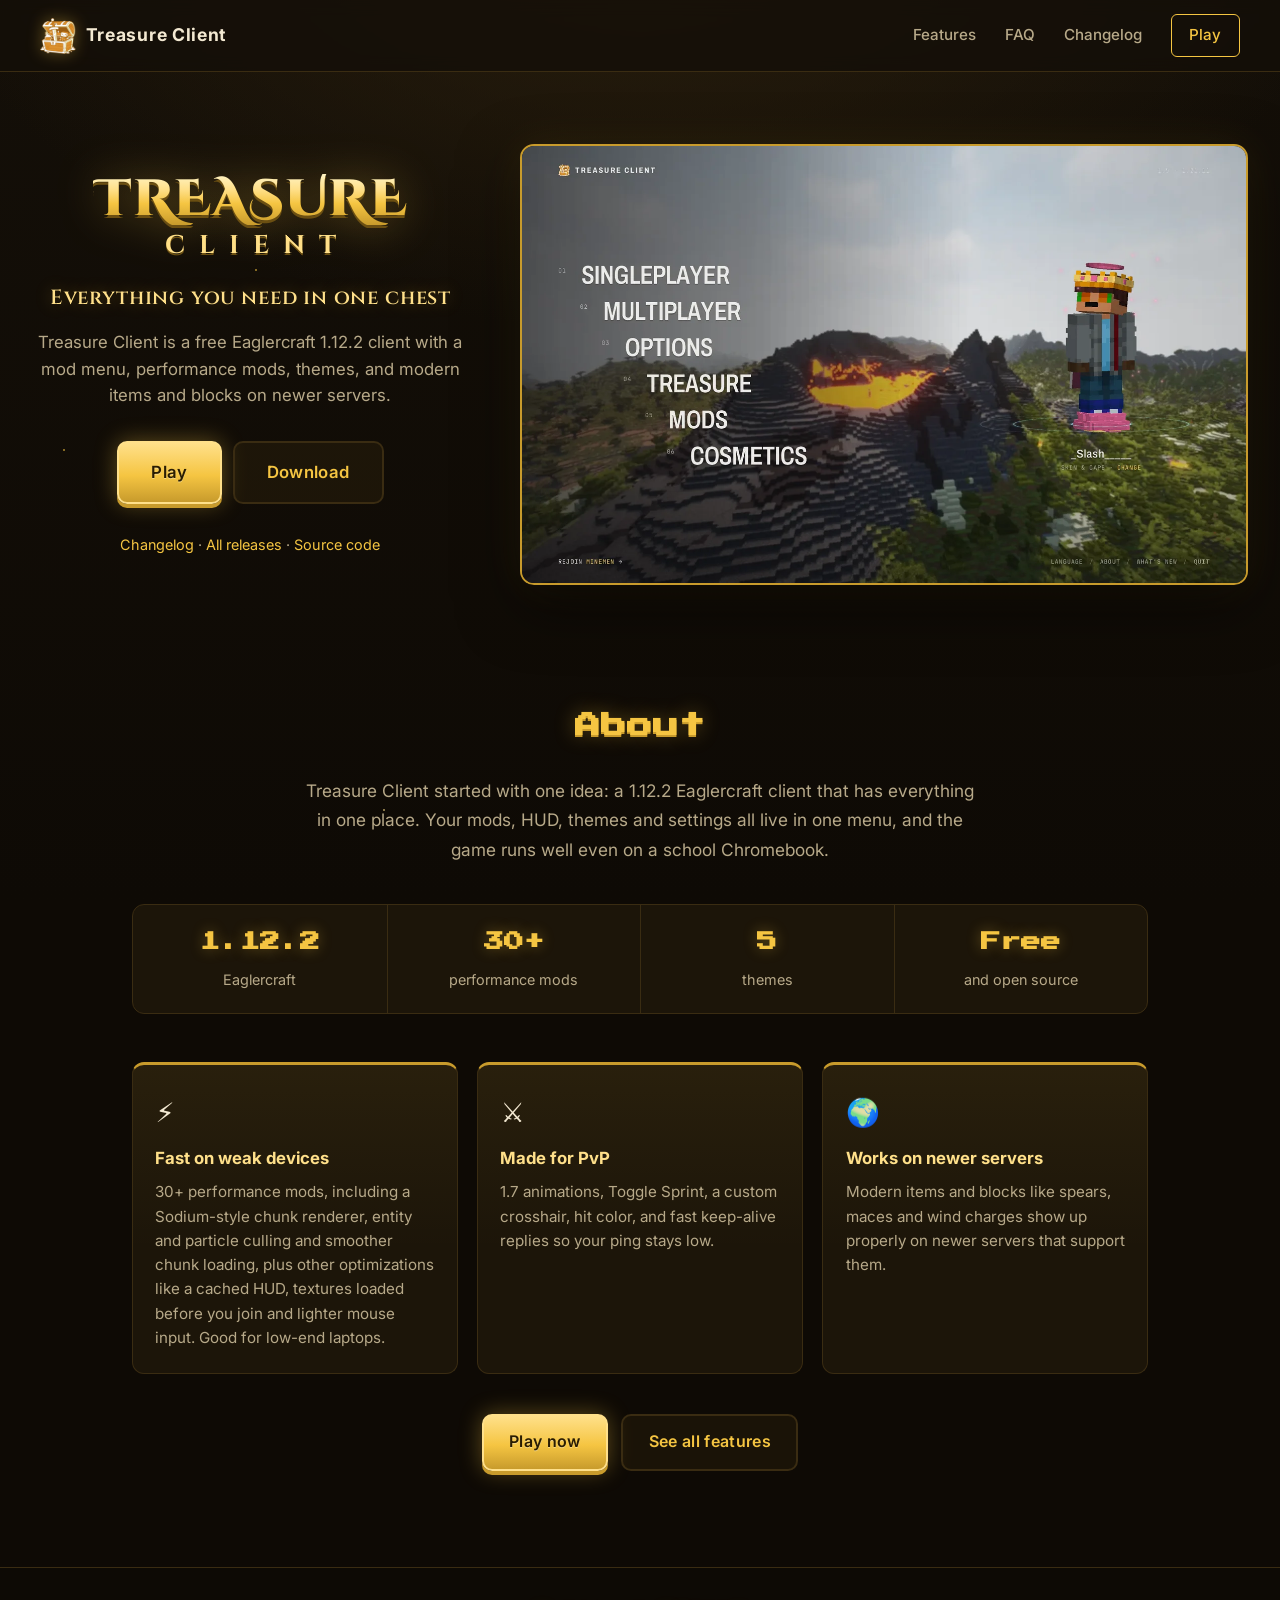
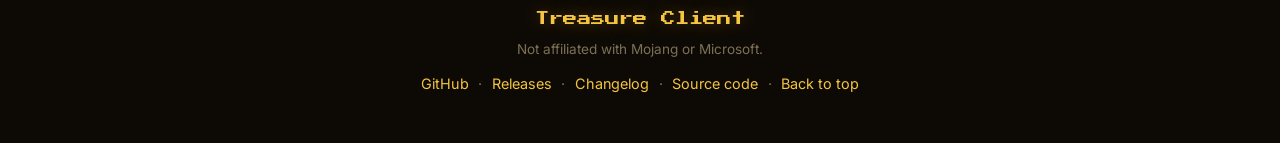
<file: index.html>
<!DOCTYPE html>
<html lang="en">
<head>
    <meta charset="UTF-8">
    <meta name="viewport" content="width=device-width, initial-scale=1.0">
    <title>Treasure Client · Eaglercraft 1.12.2 Client</title>
    <meta name="description" content="Treasure Client is a free Eaglercraft 1.12.2 client: everything you need in one chest. Mod menu, performance mods, themes, and modern items and blocks on newer servers. Play Treasure Client in your browser or download it.">
    <meta name="keywords" content="Treasure Client, Treasure Client Eaglercraft, Eaglercraft client, Eaglercraft 1.12.2, Eaglercraft 1.12 client, Eaglercraft mod menu">
    <meta name="robots" content="index, follow">
    <link rel="canonical" href="https://treasureclient.github.io/">

    <meta property="og:site_name" content="Treasure Client">
    <meta property="og:title" content="Treasure Client · Eaglercraft 1.12.2 Client">
    <meta property="og:description" content="Everything you need in one chest. A free Eaglercraft 1.12.2 client with a mod menu, performance mods, themes, and modern items and blocks on newer servers.">
    <meta property="og:type" content="website">
    <meta property="og:url" content="https://treasureclient.github.io/">
    <meta property="og:image" content="https://treasureclient.github.io/images/main-menu-1.5.jpg">
    <meta name="twitter:card" content="summary_large_image">
    <meta name="theme-color" content="#140f08">

    <script type="application/ld+json">
    {
        "@context": "https://schema.org",
        "@graph": [
            {
                "@type": "WebSite",
                "name": "Treasure Client",
                "alternateName": ["Treasure Client Eaglercraft", "Treasure Client 1.12"],
                "url": "https://treasureclient.github.io/"
            },
            {
                "@type": "SoftwareApplication",
                "name": "Treasure Client",
                "alternateName": "Treasure Client Eaglercraft",
                "description": "A free Eaglercraft 1.12.2 client with a mod menu, performance mods, themes, and modern items and blocks on newer servers.",
                "applicationCategory": "GameApplication",
                "operatingSystem": "Web browser",
                "url": "https://treasureclient.github.io/",
                "image": "https://treasureclient.github.io/images/main-menu-1.5.jpg",
                "offers": { "@type": "Offer", "price": "0", "priceCurrency": "USD" }
            }
        ]
    }
    </script>

    <link rel="icon" href="favicon.ico" sizes="any">
    <link rel="icon" type="image/png" sizes="32x32" href="images/favicon-32.png">
    <link rel="icon" type="image/png" sizes="192x192" href="images/favicon-192.png">
    <link rel="apple-touch-icon" href="images/apple-touch-icon.png">

    <link rel="preconnect" href="https://fonts.googleapis.com">
    <link rel="preconnect" href="https://fonts.gstatic.com" crossorigin>
    <link href="https://fonts.googleapis.com/css2?family=Press+Start+2P&family=Cinzel:wght@600;700&family=Cinzel+Decorative:wght@900&family=Inter:wght@400;500;600;700&display=swap" rel="stylesheet">
    <link rel="stylesheet" href="style.css">
</head>
<body>
    <div class="starfield" aria-hidden="true"></div>

    <header class="nav">
        <a href="./" class="nav__brand">
            <img class="nav__brand-mark" src="images/logo.png" width="92" height="92" alt="">
            <span class="nav__brand-text">Treasure Client</span>
        </a>
        <nav class="nav__links" aria-label="Primary">
            <a href="features.html">Features</a>
            <a href="faq.html">FAQ</a>
            <a href="changelog.html">Changelog</a>
            <a class="nav__cta" href="play.html">Play</a>
        </nav>
    </header>

    <main id="top">
        <section class="hero">
            <div class="hero__text">
                <h1 class="hero__logo">
                    <span class="hero__logo-main">TREASURE</span>
                    <span class="hero__logo-sub">CLIENT</span>
                </h1>
                <p class="hero__tagline">Everything you need in one chest</p>
                <p class="hero__lead">
                    Treasure Client is a free Eaglercraft 1.12.2 client with a mod menu,
                    performance mods, themes, and modern items and blocks on newer servers.
                </p>

                <div class="get">
                    <div class="get__buttons">
                        <a class="btn btn--primary btn--lg" href="play.html">Play</a>
                        <a class="btn btn--ghost btn--lg" href="play.html#download">Download</a>
                    </div>
                </div>

                <p class="get__note">
                    <a href="changelog.html">Changelog</a> ·
                    <a href="https://github.com/TreasureClient/treasureclient.github.io/releases" target="_blank" rel="noopener">All releases</a> ·
                    <a href="https://github.com/TreasureClient/Treasure-Client-src" target="_blank" rel="noopener">Source code</a>
                </p>
            </div>

            <div class="hero__shot">
                <figure class="shot__frame" id="shot">
                    <picture>
                        <source srcset="images/main-menu-1.5.webp" type="image/webp">
                        <img src="images/main-menu-1.5.jpg" width="1440" height="870" alt="Treasure Client 1.5 main menu">
                    </picture>
                    <span class="shot__shine" aria-hidden="true"></span>
                </figure>
            </div>
        </section>

        <section class="about" id="about">
            <h2 class="section-title">About</h2>
            <p class="about__lead">
                Treasure Client started with one idea: a 1.12.2 Eaglercraft client that has everything
                in one place. Your mods, HUD, themes and settings all live in one menu, and the game runs
                well even on a school Chromebook.
            </p>

            <ul class="about__stats">
                <li><strong>1.12.2</strong><span>Eaglercraft</span></li>
                <li><strong>30+</strong><span>performance mods</span></li>
                <li><strong>5</strong><span>themes</span></li>
                <li><strong>Free</strong><span>and open source</span></li>
            </ul>

            <div class="about__grid">
                <article class="about__item">
                    <span class="about__icon" aria-hidden="true">&#9889;</span>
                    <h3>Fast on weak devices</h3>
                    <p>30+ performance mods, including a Sodium-style chunk renderer, entity and particle culling and smoother chunk loading, plus other optimizations like a cached HUD, textures loaded before you join and lighter mouse input. Good for low-end laptops.</p>
                </article>
                <article class="about__item">
                    <span class="about__icon" aria-hidden="true">&#9876;</span>
                    <h3>Made for PvP</h3>
                    <p>1.7 animations, Toggle Sprint, a custom crosshair, hit color, and fast keep-alive replies so your ping stays low.</p>
                </article>
                <article class="about__item">
                    <span class="about__icon" aria-hidden="true">&#127757;</span>
                    <h3>Works on newer servers</h3>
                    <p>Modern items and blocks like spears, maces and wind charges show up properly on newer servers that support them.</p>
                </article>
            </div>

            <div class="about__cta">
                <a class="btn btn--primary" href="play.html">Play now</a>
                <a class="btn btn--ghost" href="features.html">See all features</a>
            </div>
        </section>
    </main>

    <footer class="footer">
        <p class="footer__brand">Treasure Client</p>
        <p class="footer__note">Not affiliated with Mojang or Microsoft.</p>
        <p class="footer__links">
            <a href="https://github.com/TreasureClient/treasureclient.github.io" target="_blank" rel="noopener">GitHub</a>
            <span>·</span>
            <a href="https://github.com/TreasureClient/treasureclient.github.io/releases" target="_blank" rel="noopener">Releases</a>
            <span>·</span>
            <a href="changelog.html">Changelog</a>
            <span>·</span>
            <a href="https://github.com/TreasureClient/Treasure-Client-src" target="_blank" rel="noopener">Source code</a>
            <span>·</span>
            <a href="#top">Back to top</a>
        </p>
    </footer>

    <script>
        // Screenshot hover: tilts toward the mouse, lifts and glows.
        (function () {
            var shot = document.getElementById('shot');
            if (!shot || !window.matchMedia('(hover: hover) and (prefers-reduced-motion: no-preference)').matches) return;
            shot.addEventListener('mousemove', function (e) {
                var r = shot.getBoundingClientRect();
                var x = (e.clientX - r.left) / r.width - 0.5;
                var y = (e.clientY - r.top) / r.height - 0.5;
                shot.style.setProperty('--rx', (-y * 8).toFixed(2) + 'deg');
                shot.style.setProperty('--ry', (x * 10).toFixed(2) + 'deg');
                shot.style.setProperty('--mx', ((x + 0.5) * 100).toFixed(1) + '%');
                shot.style.setProperty('--my', ((y + 0.5) * 100).toFixed(1) + '%');
            });
            shot.addEventListener('mouseleave', function () {
                shot.style.setProperty('--rx', '0deg');
                shot.style.setProperty('--ry', '0deg');
            });
        })();
    </script>
</body>
</html>
</file>
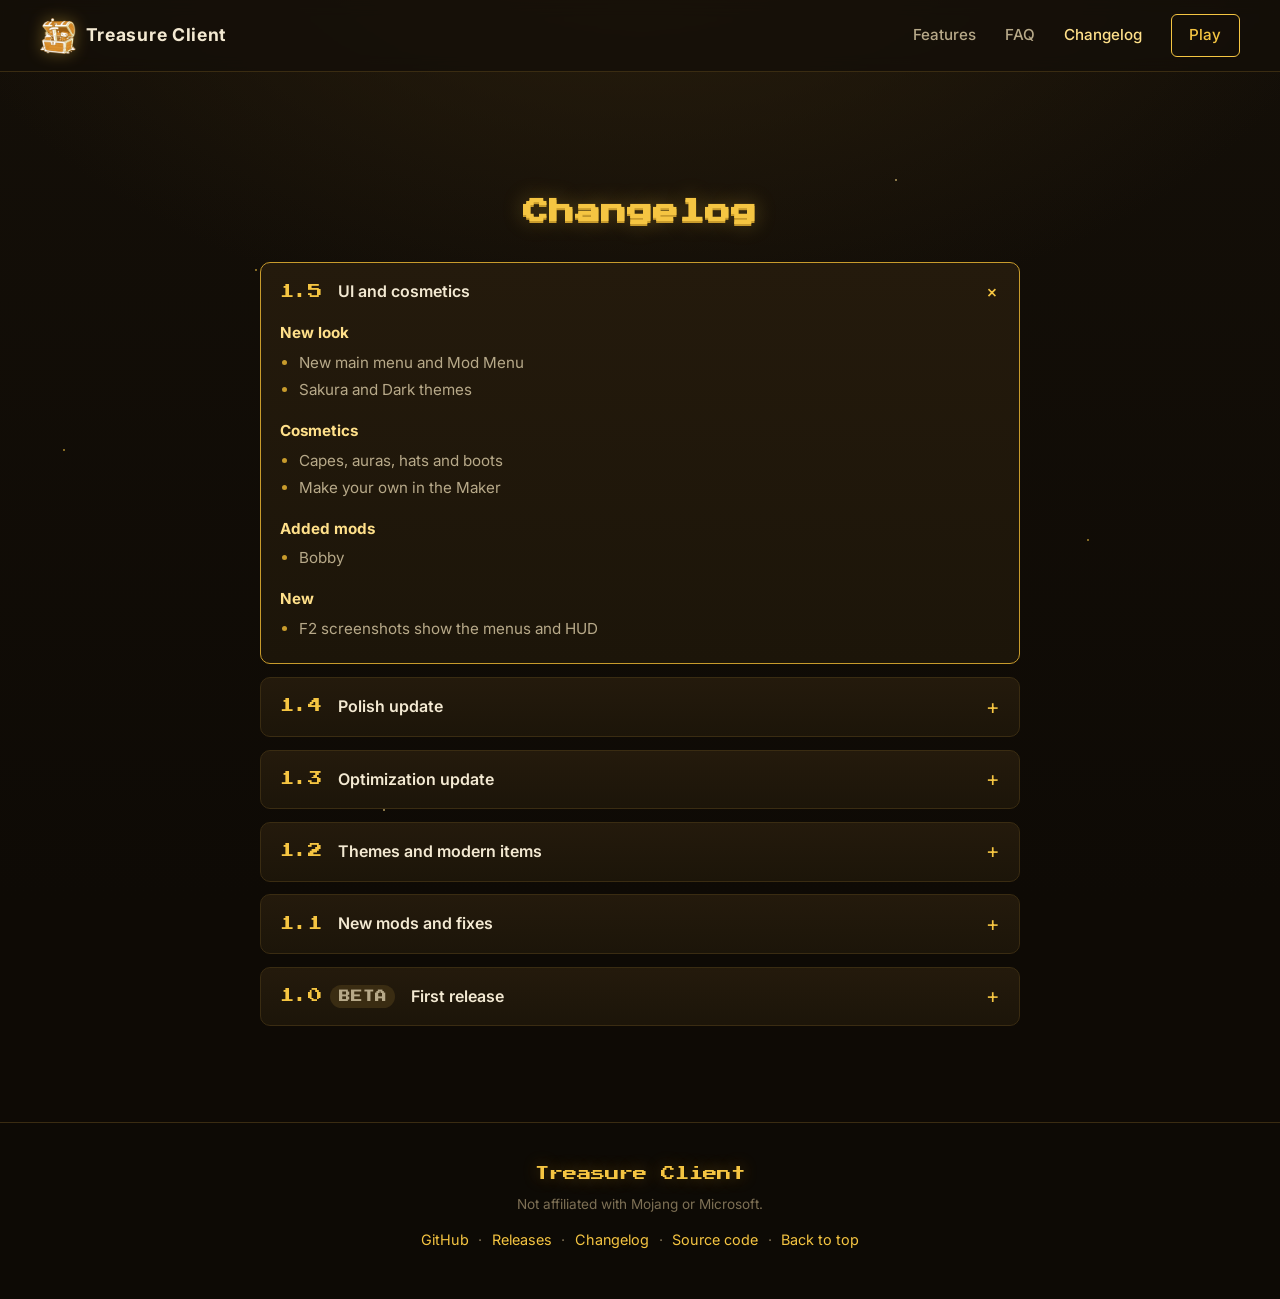
<file: changelog.html>
<!DOCTYPE html>
<html lang="en">
<head>
    <meta charset="UTF-8">
    <meta name="viewport" content="width=device-width, initial-scale=1.0">
    <title>Changelog · Treasure Client</title>
    <meta name="description" content="Every Treasure Client update: new mods, performance improvements and fixes for each version.">
    <meta name="robots" content="index, follow">
    <link rel="canonical" href="https://treasureclient.github.io/changelog.html">

    <meta property="og:site_name" content="Treasure Client">
    <meta property="og:title" content="Changelog · Treasure Client">
    <meta property="og:description" content="Every Treasure Client update: new mods, performance improvements and fixes for each version.">
    <meta property="og:type" content="website">
    <meta property="og:url" content="https://treasureclient.github.io/changelog.html">
    <meta property="og:image" content="https://treasureclient.github.io/images/main-menu-1.5.jpg">
    <meta name="twitter:card" content="summary_large_image">
    <meta name="theme-color" content="#140f08">


    <link rel="icon" href="favicon.ico" sizes="any">
    <link rel="icon" type="image/png" sizes="32x32" href="images/favicon-32.png">
    <link rel="icon" type="image/png" sizes="192x192" href="images/favicon-192.png">
    <link rel="apple-touch-icon" href="images/apple-touch-icon.png">

    <link rel="preconnect" href="https://fonts.googleapis.com">
    <link rel="preconnect" href="https://fonts.gstatic.com" crossorigin>
    <link href="https://fonts.googleapis.com/css2?family=Press+Start+2P&family=Cinzel:wght@600;700&family=Cinzel+Decorative:wght@900&family=Inter:wght@400;500;600;700&display=swap" rel="stylesheet">
    <link rel="stylesheet" href="style.css">
</head>
<body>
    <div class="starfield" aria-hidden="true"></div>

    <header class="nav">
        <a href="./" class="nav__brand">
            <img class="nav__brand-mark" src="images/logo.png" width="92" height="92" alt="">
            <span class="nav__brand-text">Treasure Client</span>
        </a>
        <nav class="nav__links" aria-label="Primary">
            <a href="features.html">Features</a>
            <a href="faq.html">FAQ</a>
            <a href="changelog.html" aria-current="page">Changelog</a>
            <a class="nav__cta" href="play.html">Play</a>
        </nav>
    </header>

    <main id="top" class="page">
        <section class="changelog" id="changelog">
            <h2 class="section-title">Changelog</h2>
            <div class="changelog__list">
                <details class="change" open>
                    <summary><span class="change__ver">1.5</span><span class="change__name">UI and cosmetics</span></summary>
                    <div class="change__body">
                        <h4>New look</h4>
                        <ul>
                            <li>New main menu and Mod Menu</li>
                            <li>Sakura and Dark themes</li>
                        </ul>
                        <h4>Cosmetics</h4>
                        <ul>
                            <li>Capes, auras, hats and boots</li>
                            <li>Make your own in the Maker</li>
                        </ul>
                        <h4>Added mods</h4>
                        <ul>
                            <li>Bobby</li>
                        </ul>
                        <h4>New</h4>
                        <ul>
                            <li>F2 screenshots show the menus and HUD</li>
                        </ul>
                    </div>
                </details>
                <details class="change">
                    <summary><span class="change__ver">1.4</span><span class="change__name">Polish update</span></summary>
                    <div class="change__body">
                        <h4>Added mods</h4>
                        <ul>
                            <li>Reach Display</li>
                            <li>Combo Counter</li>
                            <li>Item Counter</li>
                            <li>Block Outline</li>
                            <li>Scoreboard settings</li>
                            <li>Auto Login</li>
                        </ul>
                        <h4>New</h4>
                        <ul>
                            <li>New loading screen</li>
                            <li>Profiles (switch between alts)</li>
                            <li>Join Java Edition servers with <code>java://</code></li>
                        </ul>
                        <h4>Fixed</h4>
                        <ul>
                            <li>Crafting with modern wood on servers</li>
                            <li>View jumping after closing a menu</li>
                            <li>Right Shift typing capital letters in chat</li>
                        </ul>
                    </div>
                </details>
                <details class="change">
                    <summary><span class="change__ver">1.3</span><span class="change__name">Optimization update</span></summary>
                    <div class="change__body">
                        <h4>Performance</h4>
                        <ul>
                            <li>Performance modpack (on by default)</li>
                            <li>Celeritas (Sodium-style) chunk renderer</li>
                            <li>Entity Culling, Particle Culling, ImmediatelyFast, Lithium, FerriteCore and more</li>
                            <li>Smoother chunk loading</li>
                            <li>Sounds and music load in the background</li>
                            <li>Less freezing when joining a server</li>
                        </ul>
                        <h4>Added mods</h4>
                        <ul>
                            <li>Treasure Animations</li>
                            <li>Treasure Particles</li>
                            <li>1.7 Animations</li>
                            <li>Elytra Fix</li>
                            <li>Tier Tagger</li>
                            <li>Clear Water</li>
                            <li>Saturation Display</li>
                            <li>Hit Color</li>
                            <li>Offhand Swap (press F in your inventory)</li>
                        </ul>
                        <h4>Mod menu redesign</h4>
                        <ul>
                            <li>Mod tiles with icons</li>
                            <li>Right Shift screen to move your HUD</li>
                            <li>Sodium-style Video Settings</li>
                            <li>New Mods screen</li>
                        </ul>
                        <h4>Fixed</h4>
                        <ul>
                            <li>Eating getting stuck</li>
                            <li>Bows and eating on modern servers</li>
                            <li>Explosion knockback</li>
                            <li>Screen jumping when moving the mouse</li>
                            <li>Totem animation in the wrong place</li>
                            <li>Lag building up in Duels and other minigames</li>
                        </ul>
                    </div>
                </details>
                <details class="change">
                    <summary><span class="change__ver">1.2</span><span class="change__name">Themes and modern items</span></summary>
                    <div class="change__body">
                        <h4>Added mods</h4>
                        <ul>
                            <li>Low Fire</li>
                            <li>Low Shield</li>
                            <li>Small Totem</li>
                            <li>Password Hider</li>
                            <li>ViaVersion</li>
                        </ul>
                        <h4>Mod menu redesign</h4>
                        <ul>
                            <li>New side tabs (Modules, HUD Editor, Themes)</li>
                            <li>New Treasure Client logo</li>
                            <li>Themes: Treasure, Frost, Tropical, Terracotta and Forest</li>
                            <li>Theme backgrounds on the main menu and other menus</li>
                        </ul>
                        <h4>ViaVersion</h4>
                        <ul>
                            <li>Modern blocks and items show up on newer servers</li>
                            <li>Modern items (wind charge, mace, spears, copper and more)</li>
                            <li>Old block and item textures updated to the new ones</li>
                            <li>New potion colors</li>
                            <li>Spears work on newer servers (jab and charge)</li>
                        </ul>
                        <h4>Fixed</h4>
                        <ul>
                            <li>Mod menu scrolling with the mouse wheel</li>
                            <li>Pink potion textures</li>
                            <li>Mods turn on with one click now</li>
                            <li>Netherite armor not showing when worn</li>
                        </ul>
                    </div>
                </details>
                <details class="change">
                    <summary><span class="change__ver">1.1</span><span class="change__name">New mods and fixes</span></summary>
                    <div class="change__body">
                        <h4>Added mods</h4>
                        <ul>
                            <li>No Hurt Cam</li>
                            <li>TNT Timer</li>
                            <li>Smooth Zoom</li>
                        </ul>
                        <h4>Mod menu redesign</h4>
                        <ul>
                            <li>Settings boxes for each mod</li>
                            <li>Reorganized tabs</li>
                        </ul>
                        <h4>Fixed</h4>
                        <ul>
                            <li>Mod menu search</li>
                            <li>Toggle Sprint</li>
                            <li>Toggle Sneak</li>
                            <li>Mods no longer work while turned off</li>
                        </ul>
                    </div>
                </details>
                <details class="change">
                    <summary><span class="change__ver">1.0 <span class="badge badge--dim">Beta</span></span><span class="change__name">First release</span></summary>
                    <div class="change__body">
                        <ul>
                            <li>First version of Treasure Client</li>
                            <li>The JS version is very laggy, so use WASM if you can</li>
                        </ul>
                    </div>
                </details>
            </div>
        </section>

    </main>

    <footer class="footer">
        <p class="footer__brand">Treasure Client</p>
        <p class="footer__note">Not affiliated with Mojang or Microsoft.</p>
        <p class="footer__links">
            <a href="https://github.com/TreasureClient/treasureclient.github.io" target="_blank" rel="noopener">GitHub</a>
            <span>·</span>
            <a href="https://github.com/TreasureClient/treasureclient.github.io/releases" target="_blank" rel="noopener">Releases</a>
            <span>·</span>
            <a href="changelog.html">Changelog</a>
            <span>·</span>
            <a href="https://github.com/TreasureClient/Treasure-Client-src" target="_blank" rel="noopener">Source code</a>
            <span>·</span>
            <a href="#top">Back to top</a>
        </p>
    </footer>

</body>
</html>
</file>
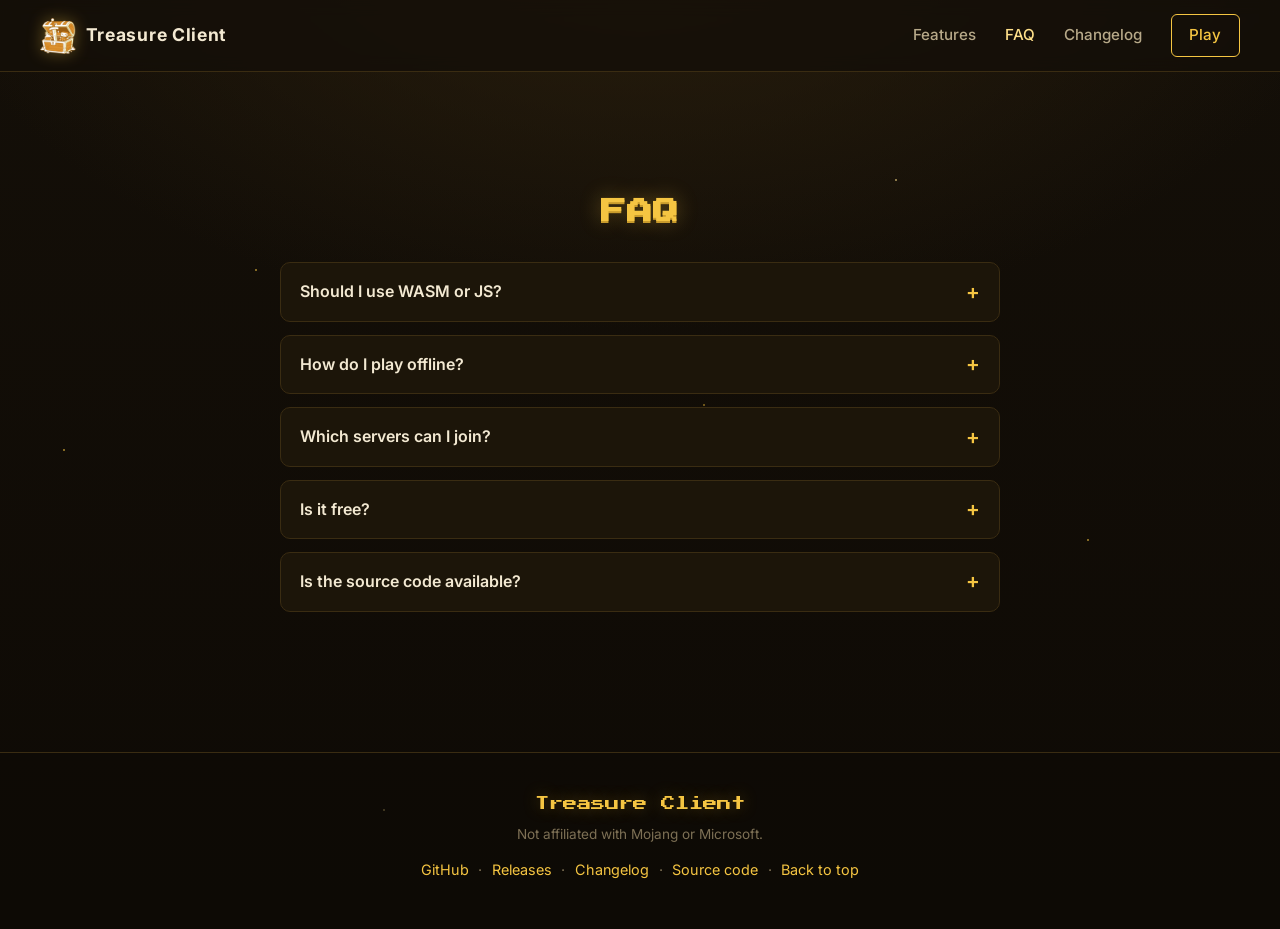
<file: faq.html>
<!DOCTYPE html>
<html lang="en">
<head>
    <meta charset="UTF-8">
    <meta name="viewport" content="width=device-width, initial-scale=1.0">
    <title>FAQ · Treasure Client</title>
    <meta name="description" content="Answers to common questions about Treasure Client: WASM vs JS, playing offline, which servers work, and more.">
    <meta name="robots" content="index, follow">
    <link rel="canonical" href="https://treasureclient.github.io/faq.html">

    <meta property="og:site_name" content="Treasure Client">
    <meta property="og:title" content="FAQ · Treasure Client">
    <meta property="og:description" content="Answers to common questions about Treasure Client: WASM vs JS, playing offline, which servers work, and more.">
    <meta property="og:type" content="website">
    <meta property="og:url" content="https://treasureclient.github.io/faq.html">
    <meta property="og:image" content="https://treasureclient.github.io/images/main-menu-1.5.jpg">
    <meta name="twitter:card" content="summary_large_image">
    <meta name="theme-color" content="#140f08">


    <link rel="icon" href="favicon.ico" sizes="any">
    <link rel="icon" type="image/png" sizes="32x32" href="images/favicon-32.png">
    <link rel="icon" type="image/png" sizes="192x192" href="images/favicon-192.png">
    <link rel="apple-touch-icon" href="images/apple-touch-icon.png">

    <link rel="preconnect" href="https://fonts.googleapis.com">
    <link rel="preconnect" href="https://fonts.gstatic.com" crossorigin>
    <link href="https://fonts.googleapis.com/css2?family=Press+Start+2P&family=Cinzel:wght@600;700&family=Cinzel+Decorative:wght@900&family=Inter:wght@400;500;600;700&display=swap" rel="stylesheet">
    <link rel="stylesheet" href="style.css">
</head>
<body>
    <div class="starfield" aria-hidden="true"></div>

    <header class="nav">
        <a href="./" class="nav__brand">
            <img class="nav__brand-mark" src="images/logo.png" width="92" height="92" alt="">
            <span class="nav__brand-text">Treasure Client</span>
        </a>
        <nav class="nav__links" aria-label="Primary">
            <a href="features.html">Features</a>
            <a href="faq.html" aria-current="page">FAQ</a>
            <a href="changelog.html">Changelog</a>
            <a class="nav__cta" href="play.html">Play</a>
        </nav>
    </header>

    <main id="top" class="page">
        <section class="faq" id="faq">
            <h2 class="section-title">FAQ</h2>
            <div class="faq__list">
                <details class="faq__item">
                    <summary>Should I use WASM or JS?</summary>
                    <p>Use WASM. It runs a lot faster. The JS version is there for older browsers and devices where WASM doesn't load.</p>
                </details>
                <details class="faq__item">
                    <summary>How do I play offline?</summary>
                    <p>Download the WASM or JS file from the <a href="play.html#download">Download</a> section and open it in your browser. You don't need an internet connection for singleplayer.</p>
                </details>
                <details class="faq__item">
                    <summary>Which servers can I join?</summary>
                    <p>Any Eaglercraft 1.12 server. Modern items, blocks and spears show up on newer servers that support them.</p>
                </details>
                <details class="faq__item">
                    <summary>Is it free?</summary>
                    <p>Yes. No account or payment needed.</p>
                </details>
                <details class="faq__item">
                    <summary>Is the source code available?</summary>
                    <p>Yes. The full source is on GitHub: <a href="https://github.com/TreasureClient/Treasure-Client-src" target="_blank" rel="noopener">Treasure-Client-src</a>. The <code>WASM</code> branch has the WASM version and the <code>JS</code> branch has the JS version.</p>
                </details>
            </div>
        </section>

    </main>

    <footer class="footer">
        <p class="footer__brand">Treasure Client</p>
        <p class="footer__note">Not affiliated with Mojang or Microsoft.</p>
        <p class="footer__links">
            <a href="https://github.com/TreasureClient/treasureclient.github.io" target="_blank" rel="noopener">GitHub</a>
            <span>·</span>
            <a href="https://github.com/TreasureClient/treasureclient.github.io/releases" target="_blank" rel="noopener">Releases</a>
            <span>·</span>
            <a href="changelog.html">Changelog</a>
            <span>·</span>
            <a href="https://github.com/TreasureClient/Treasure-Client-src" target="_blank" rel="noopener">Source code</a>
            <span>·</span>
            <a href="#top">Back to top</a>
        </p>
    </footer>

</body>
</html>
</file>
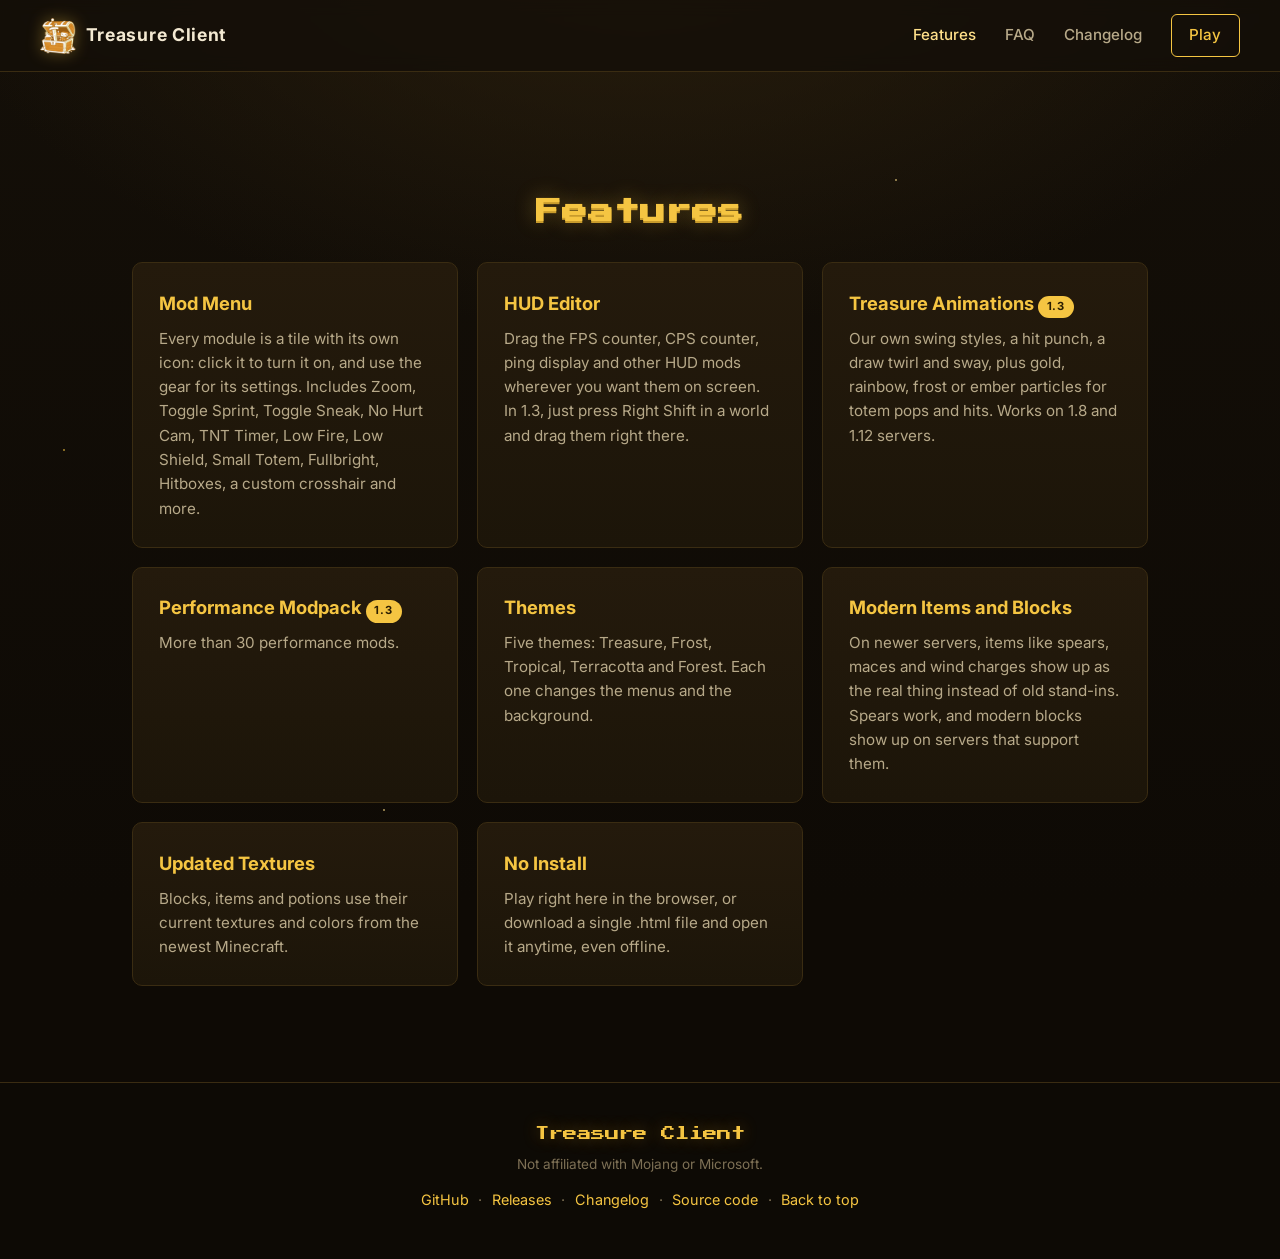
<file: features.html>
<!DOCTYPE html>
<html lang="en">
<head>
    <meta charset="UTF-8">
    <meta name="viewport" content="width=device-width, initial-scale=1.0">
    <title>Features · Treasure Client</title>
    <meta name="description" content="Treasure Client features: mod menu, HUD editor, themes, performance mods, and modern items and blocks on newer Eaglercraft servers.">
    <meta name="robots" content="index, follow">
    <link rel="canonical" href="https://treasureclient.github.io/features.html">

    <meta property="og:site_name" content="Treasure Client">
    <meta property="og:title" content="Features · Treasure Client">
    <meta property="og:description" content="Treasure Client features: mod menu, HUD editor, themes, performance mods, and modern items and blocks on newer Eaglercraft servers.">
    <meta property="og:type" content="website">
    <meta property="og:url" content="https://treasureclient.github.io/features.html">
    <meta property="og:image" content="https://treasureclient.github.io/images/main-menu-1.5.jpg">
    <meta name="twitter:card" content="summary_large_image">
    <meta name="theme-color" content="#140f08">


    <link rel="icon" href="favicon.ico" sizes="any">
    <link rel="icon" type="image/png" sizes="32x32" href="images/favicon-32.png">
    <link rel="icon" type="image/png" sizes="192x192" href="images/favicon-192.png">
    <link rel="apple-touch-icon" href="images/apple-touch-icon.png">

    <link rel="preconnect" href="https://fonts.googleapis.com">
    <link rel="preconnect" href="https://fonts.gstatic.com" crossorigin>
    <link href="https://fonts.googleapis.com/css2?family=Press+Start+2P&family=Cinzel:wght@600;700&family=Cinzel+Decorative:wght@900&family=Inter:wght@400;500;600;700&display=swap" rel="stylesheet">
    <link rel="stylesheet" href="style.css">
</head>
<body>
    <div class="starfield" aria-hidden="true"></div>

    <header class="nav">
        <a href="./" class="nav__brand">
            <img class="nav__brand-mark" src="images/logo.png" width="92" height="92" alt="">
            <span class="nav__brand-text">Treasure Client</span>
        </a>
        <nav class="nav__links" aria-label="Primary">
            <a href="features.html" aria-current="page">Features</a>
            <a href="faq.html">FAQ</a>
            <a href="changelog.html">Changelog</a>
            <a class="nav__cta" href="play.html">Play</a>
        </nav>
    </header>

    <main id="top" class="page">
        <section class="features" id="features">
            <h2 class="section-title">Features</h2>

            <div class="feature-grid">
                <article class="feature-card">
                    <h3>Mod Menu</h3>
                    <p>Every module is a tile with its own icon: click it to turn it on, and use the gear for its settings. Includes Zoom, Toggle Sprint, Toggle Sneak, No Hurt Cam, TNT Timer, Low Fire, Low Shield, Small Totem, Fullbright, Hitboxes, a custom crosshair and more.</p>
                </article>
                <article class="feature-card">
                    <h3>HUD Editor</h3>
                    <p>Drag the FPS counter, CPS counter, ping display and other HUD mods wherever you want them on screen. In 1.3, just press Right Shift in a world and drag them right there.</p>
                </article>
                <article class="feature-card">
                    <h3>Treasure Animations <span class="badge">1.3</span></h3>
                    <p>Our own swing styles, a hit punch, a draw twirl and sway, plus gold, rainbow, frost or ember particles for totem pops and hits. Works on 1.8 and 1.12 servers.</p>
                </article>
                <article class="feature-card">
                    <h3>Performance Modpack <span class="badge">1.3</span></h3>
                    <p>More than 30 performance mods.</p>
                </article>
                <article class="feature-card">
                    <h3>Themes</h3>
                    <p>Five themes: Treasure, Frost, Tropical, Terracotta and Forest. Each one changes the menus and the background.</p>
                </article>
                <article class="feature-card">
                    <h3>Modern Items and Blocks</h3>
                    <p>On newer servers, items like spears, maces and wind charges show up as the real thing instead of old stand-ins. Spears work, and modern blocks show up on servers that support them.</p>
                </article>
                <article class="feature-card">
                    <h3>Updated Textures</h3>
                    <p>Blocks, items and potions use their current textures and colors from the newest Minecraft.</p>
                </article>
                <article class="feature-card">
                    <h3>No Install</h3>
                    <p>Play right here in the browser, or download a single .html file and open it anytime, even offline.</p>
                </article>
            </div>
        </section>

    </main>

    <footer class="footer">
        <p class="footer__brand">Treasure Client</p>
        <p class="footer__note">Not affiliated with Mojang or Microsoft.</p>
        <p class="footer__links">
            <a href="https://github.com/TreasureClient/treasureclient.github.io" target="_blank" rel="noopener">GitHub</a>
            <span>·</span>
            <a href="https://github.com/TreasureClient/treasureclient.github.io/releases" target="_blank" rel="noopener">Releases</a>
            <span>·</span>
            <a href="changelog.html">Changelog</a>
            <span>·</span>
            <a href="https://github.com/TreasureClient/Treasure-Client-src" target="_blank" rel="noopener">Source code</a>
            <span>·</span>
            <a href="#top">Back to top</a>
        </p>
    </footer>

</body>
</html>
</file>
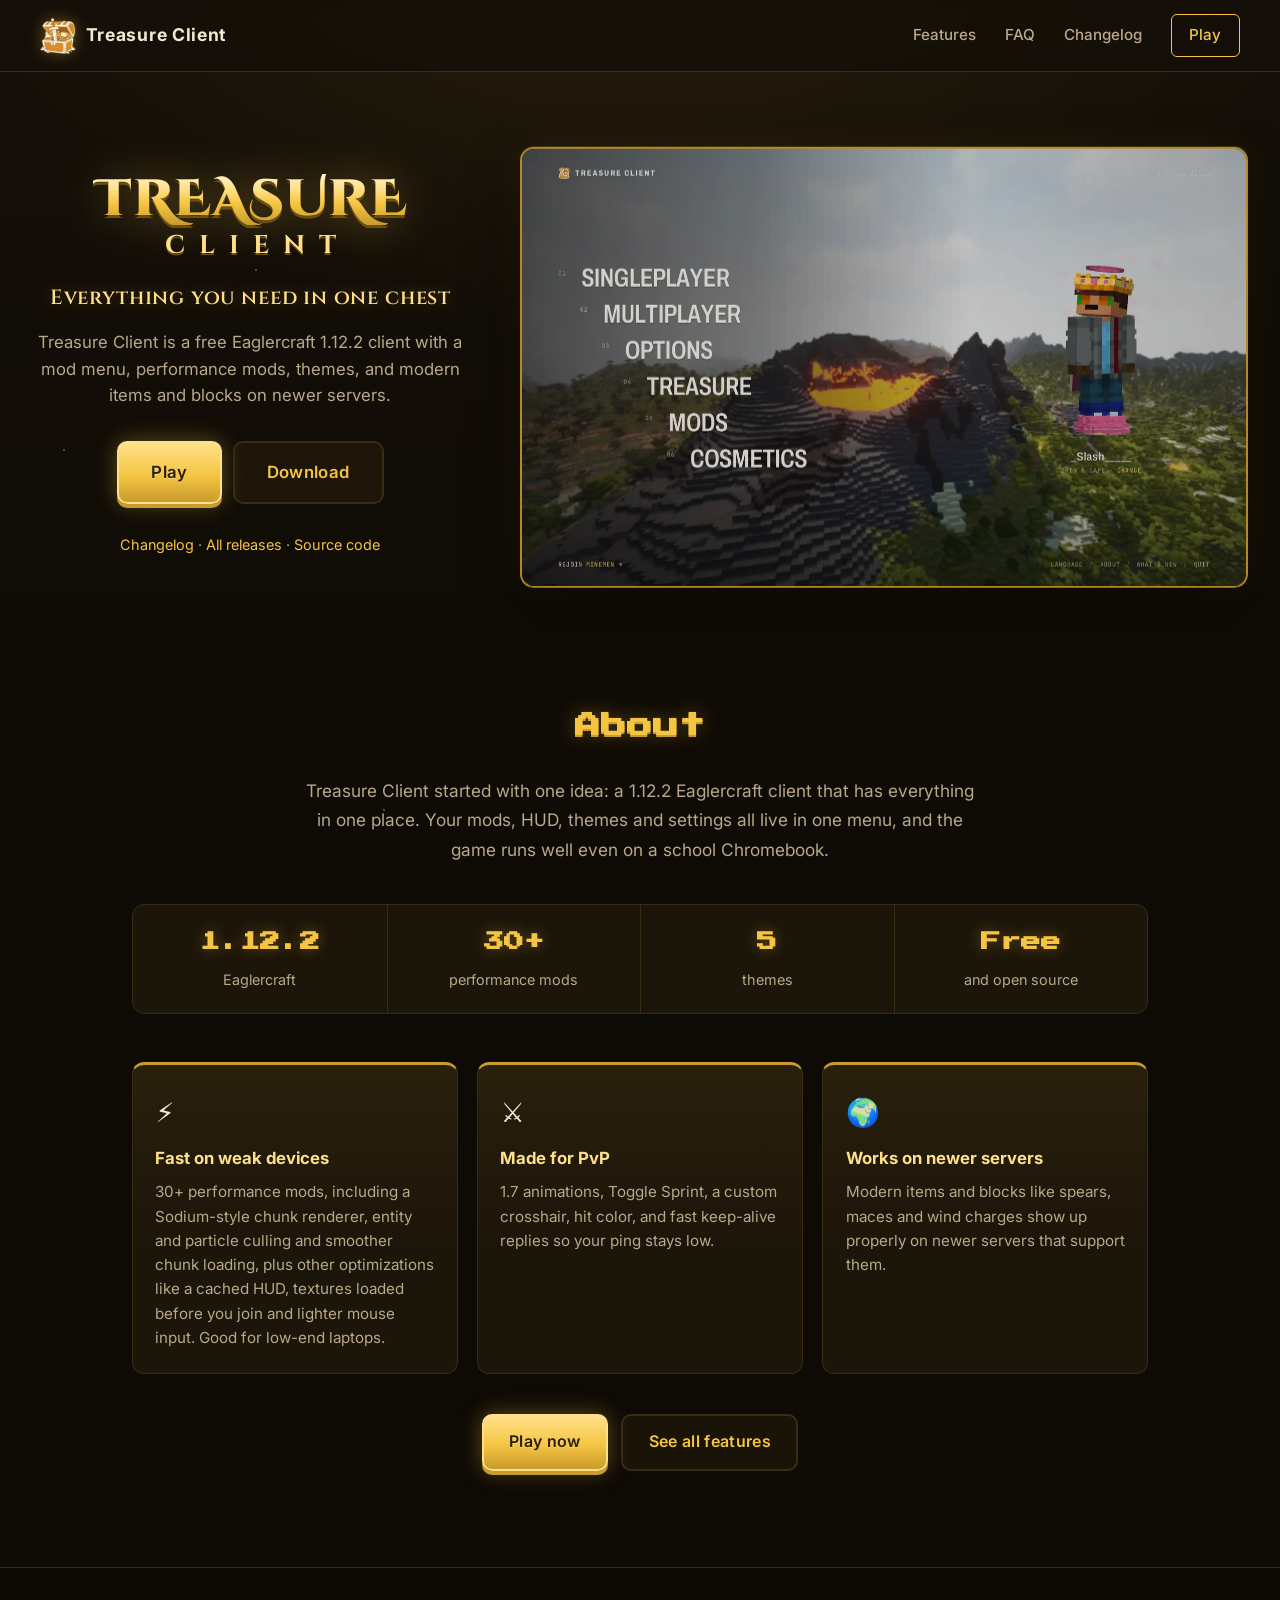
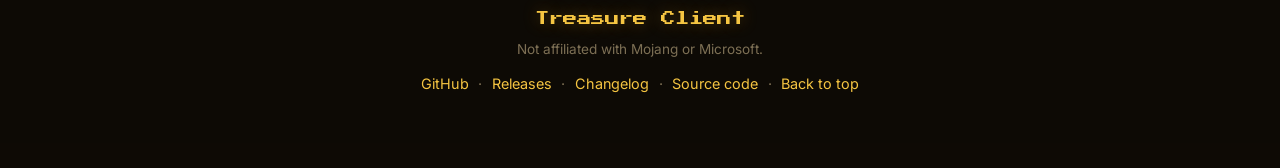
<file: launchmenu.html>
<!DOCTYPE html>
<html lang="en">
<head>
    <meta charset="UTF-8">
    <meta http-equiv="refresh" content="0; url=index.html">
    <link rel="canonical" href="index.html">
    <title>Treasure Client</title>
</head>
<body>
    <p><a href="index.html">Go to Treasure Client</a></p>
</body>
</html>
</file>
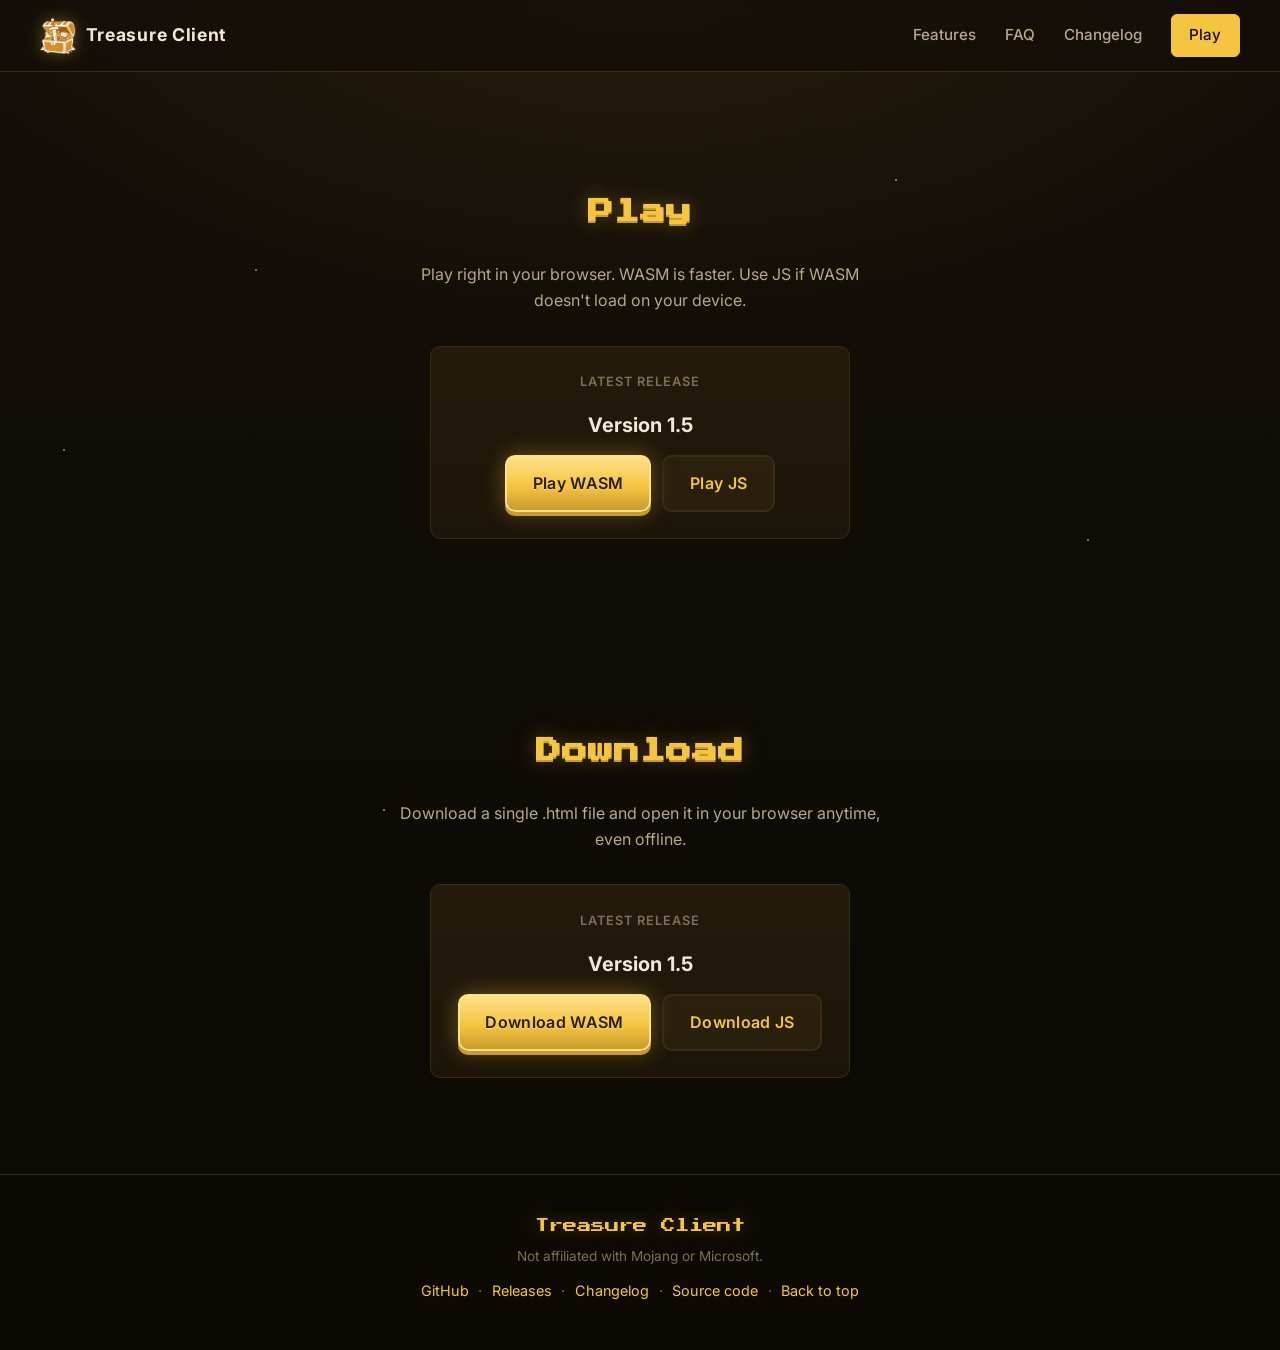
<file: play.html>
<!DOCTYPE html>
<html lang="en">
<head>
    <meta charset="UTF-8">
    <meta name="viewport" content="width=device-width, initial-scale=1.0">
    <title>Play and Download · Treasure Client</title>
    <meta name="description" content="Play Treasure Client, a free Eaglercraft 1.12.2 client, right in your browser, or download it as a single .html file to play offline.">
    <meta name="robots" content="index, follow">
    <link rel="canonical" href="https://treasureclient.github.io/play.html">

    <meta property="og:site_name" content="Treasure Client">
    <meta property="og:title" content="Play and Download · Treasure Client">
    <meta property="og:description" content="Play Treasure Client, a free Eaglercraft 1.12.2 client, right in your browser, or download it as a single .html file to play offline.">
    <meta property="og:type" content="website">
    <meta property="og:url" content="https://treasureclient.github.io/play.html">
    <meta property="og:image" content="https://treasureclient.github.io/images/main-menu-1.5.jpg">
    <meta name="twitter:card" content="summary_large_image">
    <meta name="theme-color" content="#140f08">


    <link rel="icon" href="favicon.ico" sizes="any">
    <link rel="icon" type="image/png" sizes="32x32" href="images/favicon-32.png">
    <link rel="icon" type="image/png" sizes="192x192" href="images/favicon-192.png">
    <link rel="apple-touch-icon" href="images/apple-touch-icon.png">

    <link rel="preconnect" href="https://fonts.googleapis.com">
    <link rel="preconnect" href="https://fonts.gstatic.com" crossorigin>
    <link href="https://fonts.googleapis.com/css2?family=Press+Start+2P&family=Cinzel:wght@600;700&family=Cinzel+Decorative:wght@900&family=Inter:wght@400;500;600;700&display=swap" rel="stylesheet">
    <link rel="stylesheet" href="style.css">
</head>
<body>
    <div class="starfield" aria-hidden="true"></div>

    <header class="nav">
        <a href="./" class="nav__brand">
            <img class="nav__brand-mark" src="images/logo.png" width="92" height="92" alt="">
            <span class="nav__brand-text">Treasure Client</span>
        </a>
        <nav class="nav__links" aria-label="Primary">
            <a href="features.html">Features</a>
            <a href="faq.html">FAQ</a>
            <a href="changelog.html">Changelog</a>
            <a class="nav__cta" href="play.html" aria-current="page">Play</a>
        </nav>
    </header>

    <main id="top" class="page">
        <section class="versions-section" id="play">
            <h2 class="section-title">Play</h2>
            <p class="section-subtitle">Play right in your browser. WASM is faster. Use JS if WASM doesn't load on your device.</p>
            <div class="versions versions--single" id="play-cards">
                <article class="version-card">
                    <p class="version-card__kind">Latest release</p>
                    <h3 class="version-card__name">Version <span class="release-version">1.5</span></h3>
                    <div class="version-card__buttons">
                        <a class="btn btn--primary" href="versions/1.12WASM.html">Play WASM</a>
                        <a class="btn btn--ghost" href="versions/1.12JS.html">Play JS</a>
                    </div>
                </article>
                <article class="version-card version-card--beta" id="beta-card" hidden>
                    <p class="version-card__kind"><span class="badge">Beta</span></p>
                    <h3 class="version-card__name">Version <span class="beta-version">1.4 Beta</span></h3>
                    <div class="version-card__buttons">
                        <a class="btn btn--primary" href="https://treasureclient.github.io/Treasure-Client-src/">Play WASM</a>
                        <a class="btn btn--ghost" href="https://treasureclient.github.io/Treasure-Client-src/js.html">Play JS</a>
                    </div>
                    <p class="version-card__note">The newest version before its release. May have bugs.</p>
                </article>
            </div>
        </section>

        <section class="versions-section" id="download">
            <h2 class="section-title">Download</h2>
            <p class="section-subtitle">Download a single .html file and open it in your browser anytime, even offline.</p>
            <div class="versions versions--single">
                <article class="version-card">
                    <p class="version-card__kind">Latest release</p>
                    <h3 class="version-card__name">Version <span class="release-version">1.5</span></h3>
                    <div class="version-card__buttons">
                        <a class="btn btn--primary" id="dl-wasm" href="https://github.com/TreasureClient/treasureclient.github.io/releases/download/V1.5/Treasure-Client_1.5_WASM.html">Download WASM</a>
                        <a class="btn btn--ghost" id="dl-js" href="https://github.com/TreasureClient/treasureclient.github.io/releases/download/V1.5/Treasure-Client_1.5_JS.html">Download JS</a>
                    </div>
                </article>
            </div>
        </section>

    </main>

    <footer class="footer">
        <p class="footer__brand">Treasure Client</p>
        <p class="footer__note">Not affiliated with Mojang or Microsoft.</p>
        <p class="footer__links">
            <a href="https://github.com/TreasureClient/treasureclient.github.io" target="_blank" rel="noopener">GitHub</a>
            <span>·</span>
            <a href="https://github.com/TreasureClient/treasureclient.github.io/releases" target="_blank" rel="noopener">Releases</a>
            <span>·</span>
            <a href="changelog.html">Changelog</a>
            <span>·</span>
            <a href="https://github.com/TreasureClient/Treasure-Client-src" target="_blank" rel="noopener">Source code</a>
            <span>·</span>
            <a href="#top">Back to top</a>
        </p>
    </footer>

    <script>
        var RELEASE = '1.5'; // the current release; change on every release
        // Show the beta's version number (the beta site writes it on every update).
        fetch('https://treasureclient.github.io/Treasure-Client-src/version.json', { cache: 'no-store' })
            .then(function (r) { return r.ok ? r.json() : null; })
            .then(function (info) {
                if (!info || !info.version) return;
                // Only show the Beta card when the beta is newer than the release (not right after a release)
                var base = String(info.version).replace(/\s*beta\s*/i, '').trim();
                if (base === RELEASE) return;
                var v = /beta/i.test(info.version) ? info.version : info.version + ' Beta';
                document.querySelectorAll('.beta-version').forEach(function (el) { el.textContent = v; });
                document.getElementById('beta-card').hidden = false;
                document.getElementById('play-cards').classList.remove('versions--single');
            })
            .catch(function () {});

        // Point the download buttons at the files in the latest GitHub release.
        // The links above are a fallback if GitHub can't be reached.
        fetch('https://api.github.com/repos/TreasureClient/treasureclient.github.io/releases/latest')
            .then(function (r) { return r.ok ? r.json() : null; })
            .then(function (rel) {
                if (!rel || !rel.assets) return;
                rel.assets.forEach(function (a) {
                    var mb = ' (' + Math.round(a.size / 1048576) + ' MB)';
                    if (/wasm/i.test(a.name)) {
                        var w = document.getElementById('dl-wasm');
                        if (!w) return;
                        w.href = a.browser_download_url;
                        w.textContent = 'Download WASM' + mb;
                    } else if (/js\.html$/i.test(a.name)) {
                        var j = document.getElementById('dl-js');
                        j.href = a.browser_download_url;
                        j.textContent = 'Download JS' + mb;
                    }
                });
                if (rel.name) {
                    var name = rel.name.replace(/^v(ersion)?\s*/i, '');
                    document.querySelectorAll('.release-version').forEach(function (el) { el.textContent = name; });
                }
            })
            .catch(function () {});
    </script>
</body>
</html>
</file>
<file: style.css>
/* =========================================================
   Treasure Client — landing page styles
   Theme: warm near-black background, gold accents,
   pixel-font branding inspired by the in-game title screen.
   ========================================================= */

:root {
    /* Core palette */
    --bg:          #140f08;   /* deep warm brown-black */
    --bg-2:        #1c1509;   /* slightly lighter panel */
    --bg-3:        #241a0c;   /* card surface */
    --border:      #3a2c12;   /* subtle warm border */

    /* Gold accents */
    --gold:        #f5c542;   /* primary gold */
    --gold-bright: #ffe08a;   /* highlight */
    --gold-deep:   #c89b2c;   /* shadow / pressed */
    --gold-glow:   rgba(245, 197, 66, 0.35);

    /* Text */
    --text:        #f3e9d2;
    --text-dim:    #b7a989;
    --text-faint:  #7d7055;

    /* Fonts */
    --font-pixel:  'Press Start 2P', monospace;
    --font-title:  'Cinzel Decorative', 'Cinzel', Georgia, serif;
    --font-title-2: 'Cinzel', Georgia, serif;
    --font-body:   'Inter', system-ui, -apple-system, 'Segoe UI', sans-serif;

    /* Layout */
    --maxw: 1080px;
    --radius: 10px;
}

* { box-sizing: border-box; }

html { scroll-behavior: smooth; background: #0e0a05; }

body {
    margin: 0;
    min-height: 100vh;
    font-family: var(--font-body);
    color: var(--text);
    background:
        radial-gradient(1200px 700px at 50% -10%, #2a1f0d 0%, transparent 60%),
        linear-gradient(180deg, #140f08 0%, #0e0a05 100%);
    background-attachment: fixed;
    line-height: 1.6;
    overflow-x: hidden;
}

a { color: var(--gold); text-decoration: none; transition: color .18s ease; }
a:hover { color: var(--gold-bright); }

img { max-width: 100%; display: block; }

/* ---------------------------------------------------------
   Gold star field (the little particles in the screenshot)
   --------------------------------------------------------- */
.starfield {
    position: fixed;
    inset: 0;
    z-index: 0;
    pointer-events: none;
    background-image:
        radial-gradient(1.5px 1.5px at 20% 30%, var(--gold) 50%, transparent 51%),
        radial-gradient(1.5px 1.5px at 70% 20%, var(--gold-bright) 50%, transparent 51%),
        radial-gradient(1px 1px   at 40% 70%, var(--gold-deep) 50%, transparent 51%),
        radial-gradient(1.5px 1.5px at 85% 60%, var(--gold) 50%, transparent 51%),
        radial-gradient(1px 1px   at 10% 80%, var(--gold-bright) 50%, transparent 51%),
        radial-gradient(1.5px 1.5px at 55% 45%, var(--gold-deep) 50%, transparent 51%),
        radial-gradient(1px 1px   at 90% 15%, var(--gold) 50%, transparent 51%),
        radial-gradient(1.5px 1.5px at 30% 90%, var(--gold-bright) 50%, transparent 51%),
        radial-gradient(1px 1px   at 65% 85%, var(--gold-deep) 50%, transparent 51%),
        radial-gradient(1.5px 1.5px at 5% 50%, var(--gold) 50%, transparent 51%);
    background-size: 100% 100%;
    opacity: .5;
    animation: twinkle 6s ease-in-out infinite alternate;
}

@keyframes twinkle {
    from { opacity: .30; }
    to   { opacity: .60; }
}

/* ---------------------------------------------------------
   Navigation
   --------------------------------------------------------- */
.nav {
    position: sticky;
    top: 0;
    z-index: 10;
    display: flex;
    align-items: center;
    justify-content: space-between;
    gap: 1rem;
    padding: 0.9rem clamp(1rem, 4vw, 2.5rem);
    background: rgba(20, 15, 8, 0.78);
    backdrop-filter: blur(8px);
    border-bottom: 1px solid var(--border);
}

.nav__brand {
    display: inline-flex;
    align-items: center;
    gap: 0.6rem;
    color: var(--text);
}

.nav__brand-mark {
    width: 2.25rem;
    height: 2.25rem;
    object-fit: contain;
    filter: drop-shadow(0 0 8px var(--gold-glow));
}

.nav__brand-text {
    font-weight: 700;
    letter-spacing: 0.04em;
    font-size: 1.1rem;
}

.nav__links {
    display: flex;
    align-items: center;
    gap: clamp(0.8rem, 2.5vw, 1.8rem);
}

.nav__links a { color: var(--text-dim); font-weight: 500; font-size: 0.95rem; }
.nav__links a:hover { color: var(--gold-bright); }
.nav__links a[aria-current="page"]:not(.nav__cta) { color: var(--gold-bright); }
.nav__cta[aria-current="page"] { background: var(--gold); color: var(--bg) !important; }

/* pages other than home: leave room under the nav */
main.page { min-height: calc(100vh - 220px); padding-top: 1.5rem; }

.nav__cta {
    padding: 0.5rem 1.1rem;
    border: 1px solid var(--gold);
    border-radius: 6px;
    color: var(--gold) !important;
    font-weight: 600;
}
.nav__cta:hover {
    background: var(--gold);
    color: var(--bg) !important;
    box-shadow: 0 0 16px var(--gold-glow);
}

/* ---------------------------------------------------------
   Shared containers & section headings
   --------------------------------------------------------- */
main { position: relative; z-index: 1; }

section {
    max-width: var(--maxw);
    margin: 0 auto;
    padding: clamp(3rem, 8vw, 6rem) clamp(1rem, 4vw, 2rem);
}

.section-title {
    font-family: var(--font-pixel);
    font-size: clamp(1rem, 3.5vw, 1.6rem);
    color: var(--gold);
    text-align: center;
    margin: 0 0 2rem;
    text-shadow: 0 2px 0 var(--gold-deep), 0 0 20px var(--gold-glow);
    line-height: 1.5;
}

.section-subtitle {
    text-align: center;
    color: var(--text-dim);
    margin: 0 auto 2.5rem;
    max-width: 48ch;
}

/* ---------------------------------------------------------
   Hero
   --------------------------------------------------------- */
.hero {
    max-width: 1560px;
    display: grid;
    grid-template-columns: minmax(0, 0.75fr) minmax(0, 1.25fr);
    align-items: center;
    gap: clamp(2rem, 4vw, 4rem);
    text-align: center;
    padding-top: clamp(2.5rem, 6vw, 4.5rem);
    padding-bottom: clamp(2.5rem, 6vw, 4.5rem);
}

.hero__text { min-width: 0; display: flex; flex-direction: column; align-items: center; }

.hero__logo {
    margin: 0;
    display: flex;
    flex-direction: column;
    align-items: center;
    gap: 0.5rem;
    font-family: var(--font-title);
    line-height: 1;
}

.hero__logo-main {
    font-size: clamp(2.2rem, 4vw, 4.2rem);
    font-weight: 900;
    letter-spacing: 0.03em;
    /* polished gold: gradient fill with a soft glow behind it */
    background: linear-gradient(180deg, #fff3c4 0%, var(--gold-bright) 30%, var(--gold) 58%, var(--gold-deep) 100%);
    -webkit-background-clip: text;
    background-clip: text;
    color: transparent;
    filter: drop-shadow(0 3px 0 #6b4f12) drop-shadow(0 0 22px var(--gold-glow));
}

.hero__logo-sub {
    font-family: var(--font-title-2);
    font-weight: 700;
    font-size: clamp(1rem, 2vw, 1.7rem);
    color: var(--gold-bright);
    letter-spacing: 0.55em;
    padding-left: 0.55em; /* center the wide letter spacing */
    text-shadow: 0 2px 0 #6b4f12;
}

.hero__tagline {
    font-family: var(--font-title-2);
    font-weight: 600;
    font-size: clamp(1.05rem, 1.6vw, 1.35rem);
    letter-spacing: 0.04em;
    line-height: 1.4;
    color: var(--gold-bright);
    margin: 1.6rem 0 0;
    text-shadow: 0 0 16px var(--gold-glow);
}

.hero__lead {
    max-width: 44ch;
    margin: 1rem auto 0;
    color: var(--text-dim);
    font-size: 1.05rem;
}

/* ---------------------------------------------------------
   Buttons — Minecraft-style bordered panels with gold edges
   --------------------------------------------------------- */
.btn {
    --btn-border: var(--gold);
    display: inline-flex;
    align-items: center;
    justify-content: center;
    font-family: var(--font-body);
    font-weight: 600;
    font-size: 1rem;
    padding: 0.85rem 1.6rem;
    border-radius: var(--radius);
    border: 2px solid var(--btn-border);
    cursor: pointer;
    transition: transform .12s ease, box-shadow .18s ease, background .18s ease, color .18s ease;
    letter-spacing: 0.02em;
}

.btn--lg { padding: 1rem 2rem; font-size: 1.05rem; }

.btn--primary {
    background: linear-gradient(180deg, var(--gold-bright) 0%, var(--gold) 55%, var(--gold-deep) 100%);
    color: #2a1d02;
    border-color: var(--gold-bright);
    box-shadow: 0 4px 0 var(--gold-deep), 0 0 22px var(--gold-glow);
    text-shadow: 0 1px 0 rgba(255, 255, 255, 0.35);
}
.btn--primary:hover {
    transform: translateY(-2px);
    box-shadow: 0 6px 0 var(--gold-deep), 0 0 30px var(--gold-glow);
    color: #2a1d02;
}
.btn--primary:active {
    transform: translateY(2px);
    box-shadow: 0 1px 0 var(--gold-deep), 0 0 18px var(--gold-glow);
}

.btn--ghost {
    background: rgba(245, 197, 66, 0.05);
    color: var(--gold);
    border-color: var(--border);
}
.btn--ghost:hover {
    border-color: var(--gold);
    background: rgba(245, 197, 66, 0.12);
    color: var(--gold-bright);
    box-shadow: 0 0 18px var(--gold-glow);
    transform: translateY(-2px);
}

.btn[aria-disabled="true"] { opacity: 0.85; }

/* ---------------------------------------------------------
   Features
   --------------------------------------------------------- */
.feature-grid {
    display: grid;
    grid-template-columns: repeat(auto-fit, minmax(270px, 1fr));
    gap: 1.2rem;
}

.feature-card {
    background: linear-gradient(180deg, var(--bg-3), var(--bg-2));
    border: 1px solid var(--border);
    border-radius: var(--radius);
    padding: 1.6rem;
    transition: transform .18s ease, border-color .18s ease, box-shadow .18s ease;
}
.feature-card:hover {
    transform: translateY(-4px);
    border-color: var(--gold);
    box-shadow: 0 10px 30px rgba(0, 0, 0, 0.4), 0 0 22px var(--gold-glow);
}

.feature-card h3 {
    margin: 0 0 0.5rem;
    color: var(--gold);
    font-size: 1.15rem;
}

.feature-card p {
    margin: 0;
    color: var(--text-dim);
    font-size: 0.95rem;
}

/* ---------------------------------------------------------
   Play / download buttons (top of the page)
   --------------------------------------------------------- */
.get {
    display: flex;
    flex-wrap: wrap;
    justify-content: center;
    gap: 1.2rem 2.5rem;
    margin: 2rem 0 0;
}

.get__buttons { display: flex; flex-wrap: wrap; gap: 0.7rem; justify-content: center; }

.badge {
    display: inline-block;
    padding: 0.15rem 0.55rem;
    border-radius: 999px;
    background: var(--gold);
    color: #2a1d02;
    font-size: 0.7rem;
    font-weight: 700;
    letter-spacing: 0.08em;
    text-transform: uppercase;
}

/* Play and Download sections: one card per version */
section[id] { scroll-margin-top: 70px; }

.versions-section .section-subtitle { margin-bottom: 2rem; }

.versions {
    display: grid;
    grid-template-columns: repeat(auto-fit, minmax(280px, 1fr));
    gap: 1.2rem;
    max-width: 820px;
    margin: 0 auto;
}

.version-card {
    display: flex;
    flex-direction: column;
    align-items: center;
    gap: 0.9rem;
    text-align: center;
    background: linear-gradient(180deg, var(--bg-3), var(--bg-2));
    border: 1px solid var(--border);
    border-radius: var(--radius);
    padding: 1.6rem;
}
.versions--single { grid-template-columns: minmax(0, 420px); justify-content: center; }

.version-card--beta { border-style: dashed; border-color: var(--gold-deep); }

.version-card__kind {
    margin: 0;
    min-height: 1.4rem;
    font-size: 0.8rem;
    font-weight: 600;
    letter-spacing: 0.08em;
    text-transform: uppercase;
    color: var(--text-faint);
}

.version-card__name { margin: 0; color: var(--text); font-size: 1.25rem; }

.version-card__buttons { display: flex; flex-wrap: wrap; gap: 0.7rem; justify-content: center; }

.version-card__note { margin: 0; color: var(--text-faint); font-size: 0.85rem; }

.get__note {
    margin: 1.8rem 0 0;
    color: var(--text-dim);
    font-size: 0.9rem;
}

/* ---------------------------------------------------------
   Screenshot
   --------------------------------------------------------- */
.hero__shot {
    min-width: 0;
    perspective: 1200px;
    animation: shot-in .9s cubic-bezier(.2, .8, .2, 1) both;
}

.shot__frame {
    --rx: 0deg;
    --ry: 0deg;
    --mx: 50%;
    --my: 50%;
    position: relative;
    margin: 0;
    border: 2px solid var(--gold-deep);
    border-radius: 14px;
    overflow: hidden;
    background: var(--bg-2);
    box-shadow: 0 20px 60px rgba(0, 0, 0, 0.55), 0 0 40px rgba(245, 197, 66, 0.10);
    transform: rotateX(var(--rx)) rotateY(var(--ry));
    transition: transform .25s ease-out, box-shadow .35s ease, border-color .35s ease;
    will-change: transform;
}

.shot__frame img {
    width: 100%;
    height: auto;
    transition: transform .6s cubic-bezier(.2, .8, .2, 1);
}

/* gold light that follows the mouse */
.shot__shine {
    position: absolute;
    inset: 0;
    pointer-events: none;
    opacity: 0;
    background: radial-gradient(600px circle at var(--mx) var(--my), rgba(255, 224, 138, 0.22), transparent 45%);
    transition: opacity .35s ease;
}

.shot__frame:hover {
    transform: rotateX(var(--rx)) rotateY(var(--ry)) translateY(-8px);
    border-color: var(--gold);
    box-shadow: 0 34px 80px rgba(0, 0, 0, 0.6), 0 0 60px var(--gold-glow);
}
.shot__frame:hover .shot__shine { opacity: 1; }

@keyframes shot-in {
    from { opacity: 0; transform: translateY(24px); }
    to   { opacity: 1; transform: none; }
}

/* ---------------------------------------------------------
   Changelog
   --------------------------------------------------------- */
.changelog__list {
    max-width: 760px;
    margin: 0 auto;
    display: flex;
    flex-direction: column;
    gap: 0.8rem;
}

.change {
    background: linear-gradient(180deg, var(--bg-3), var(--bg-2));
    border: 1px solid var(--border);
    border-radius: var(--radius);
    overflow: hidden;
    transition: border-color .18s ease;
}
.change[open] { border-color: var(--gold-deep); }

.change summary {
    cursor: pointer;
    list-style: none;
    display: flex;
    align-items: center;
    gap: 1rem;
    padding: 1rem 1.2rem;
}
.change summary::-webkit-details-marker { display: none; }
.change summary::after {
    content: "+";
    margin-left: auto;
    color: var(--gold);
    font-size: 1.3rem;
    line-height: 1;
    transition: transform .2s ease;
}
.change[open] summary::after { transform: rotate(45deg); }

.change__ver {
    display: inline-flex;
    align-items: center;
    gap: 0.5rem;
    font-family: var(--font-pixel);
    font-size: 0.9rem;
    color: var(--gold);
    white-space: nowrap;
}
.change__name { color: var(--text); font-weight: 600; }
.change summary:hover .change__name { color: var(--gold-bright); }

.change__body { padding: 0 1.2rem 1.2rem; color: var(--text-dim); font-size: 0.95rem; }
.change__intro { margin: 0 0 0.6rem; color: var(--text-faint); }
.change__body h4 { margin: 1rem 0 0.35rem; color: var(--gold-bright); font-size: 0.95rem; }
.change__body h4:first-child { margin-top: 0; }
.change__body ul { margin: 0; padding-left: 1.2rem; }
.change__body li { margin: 0.2rem 0; }
.change__body li::marker { color: var(--gold-deep); }
.change__body code, .faq__item code {
    font-size: 0.9em;
    color: var(--gold-bright);
    background: rgba(245, 197, 66, 0.08);
    padding: 0.05rem 0.35rem;
    border-radius: 4px;
}

.badge--dim { background: var(--border); color: var(--text-dim); }

/* ---------------------------------------------------------
   FAQ
   --------------------------------------------------------- */
.faq__list {
    max-width: 720px;
    margin: 0 auto;
    display: flex;
    flex-direction: column;
    gap: 0.8rem;
}

.faq__item {
    background: var(--bg-2);
    border: 1px solid var(--border);
    border-radius: var(--radius);
    overflow: hidden;
    transition: border-color .18s ease;
}
.faq__item[open] { border-color: var(--gold-deep); }

.faq__item summary {
    cursor: pointer;
    padding: 1rem 1.2rem;
    font-weight: 600;
    color: var(--text);
    list-style: none;
    display: flex;
    justify-content: space-between;
    align-items: center;
    gap: 1rem;
}
.faq__item summary::-webkit-details-marker { display: none; }
.faq__item summary::after {
    content: "+";
    color: var(--gold);
    font-size: 1.3rem;
    line-height: 1;
    transition: transform .2s ease;
}
.faq__item[open] summary::after { transform: rotate(45deg); }
.faq__item summary:hover { color: var(--gold-bright); }

.faq__item p {
    margin: 0;
    padding: 0 1.2rem 1.1rem;
    color: var(--text-dim);
    font-size: 0.95rem;
}

/* ---------------------------------------------------------
   Footer
   --------------------------------------------------------- */
.footer {
    position: relative;
    z-index: 1;
    text-align: center;
    padding: 2.5rem 1rem 3rem;
    border-top: 1px solid var(--border);
    background: rgba(14, 10, 5, 0.6);
}

.footer__brand {
    font-family: var(--font-pixel);
    color: var(--gold);
    font-size: 0.9rem;
    margin: 0 0 0.5rem;
    text-shadow: 0 0 16px var(--gold-glow);
}

.footer__note {
    color: var(--text-faint);
    font-size: 0.85rem;
    margin: 0 0 0.75rem;
}

.footer__links {
    display: flex;
    gap: 0.6rem;
    justify-content: center;
    align-items: center;
    color: var(--text-faint);
    font-size: 0.9rem;
    margin: 0;
}

/* ---------------------------------------------------------
   About (home page, under the hero)
   --------------------------------------------------------- */
.about { padding-top: clamp(1.5rem, 4vw, 3rem); }
.about__lead {
    max-width: 62ch;
    margin: 0 auto 2.5rem;
    text-align: center;
    color: var(--text-dim);
    font-size: 1.08rem;
    line-height: 1.7;
}
.about__stats {
    list-style: none;
    padding: 0;
    margin: 0 auto 3rem;
    display: grid;
    grid-template-columns: repeat(4, minmax(0, 1fr));
    border: 1px solid var(--border);
    border-radius: 12px;
    background: var(--bg-2);
    overflow: hidden;
}
.about__stats li {
    padding: 1.3rem 0.5rem;
    text-align: center;
    border-left: 1px solid var(--border);
}
.about__stats li:first-child { border-left: 0; }
.about__stats strong {
    display: block;
    font-family: var(--font-pixel);
    font-size: clamp(0.9rem, 2.4vw, 1.25rem);
    color: var(--gold);
    text-shadow: 0 0 14px var(--gold-glow);
    margin-bottom: 0.55rem;
}
.about__stats span { color: var(--text-dim); font-size: 0.9rem; }
.about__grid {
    display: grid;
    grid-template-columns: repeat(3, minmax(0, 1fr));
    gap: 1.2rem;
}
.about__item {
    padding: 1.6rem 1.4rem 1.4rem;
    border: 1px solid var(--border);
    border-top: 3px solid var(--gold-deep);
    border-radius: 12px;
    background: linear-gradient(180deg, rgba(245, 197, 66, 0.06), transparent 60%), var(--bg-2);
    transition: transform .2s ease, border-color .2s ease;
}
.about__item:hover { transform: translateY(-4px); border-top-color: var(--gold); }
.about__icon { display: block; font-size: 1.7rem; margin-bottom: 0.7rem; }
.about__item h3 { margin: 0 0 0.5rem; color: var(--gold-bright); font-size: 1.05rem; }
.about__item p { margin: 0; color: var(--text-dim); line-height: 1.6; font-size: 0.95rem; }
.about__cta {
    display: flex;
    flex-wrap: wrap;
    justify-content: center;
    gap: 0.8rem;
    margin-top: 2.5rem;
}
@media (max-width: 800px) {
    .about__grid { grid-template-columns: minmax(0, 1fr); }
    .about__stats { grid-template-columns: repeat(2, minmax(0, 1fr)); }
    .about__stats li:nth-child(3) { border-left: 0; }
    .about__stats li:nth-child(n+3) { border-top: 1px solid var(--border); }
}

/* ---------------------------------------------------------
   Responsive tweaks
   --------------------------------------------------------- */
@media (max-width: 900px) {
    .hero { grid-template-columns: minmax(0, 1fr); }
    .hero__logo-main { font-size: clamp(2.2rem, 10vw, 4.6rem); }
    .hero__logo-sub { font-size: clamp(1rem, 4.5vw, 1.7rem); }
}

@media (max-width: 640px) {
    .nav { flex-wrap: wrap; row-gap: 0.6rem; }
    .nav__links { gap: 0.9rem; flex-wrap: wrap; }
    .nav__links a { font-size: 0.85rem; }
    .nav__cta { padding: 0.35rem 0.8rem; }
    .nav__brand-text { font-size: 1rem; }
    .get__buttons .btn { flex: 1 1 100%; }
    .version-card__buttons .btn { flex: 1 1 100%; }
    .hero__logo-sub { letter-spacing: 0.35em; padding-left: 0.35em; }
    .change summary { flex-wrap: wrap; gap: 0.4rem 1rem; }
}

/* Respect reduced-motion preferences */
@media (prefers-reduced-motion: reduce) {
    .starfield, .hero__shot { animation: none; }
    .shot__frame, .shot__frame img { transition: none; }
    .shot__frame:hover { transform: none; }
    html { scroll-behavior: auto; }
    .btn, .feature-card { transition: none; }
}
[hidden] { display: none !important; }
</file>
